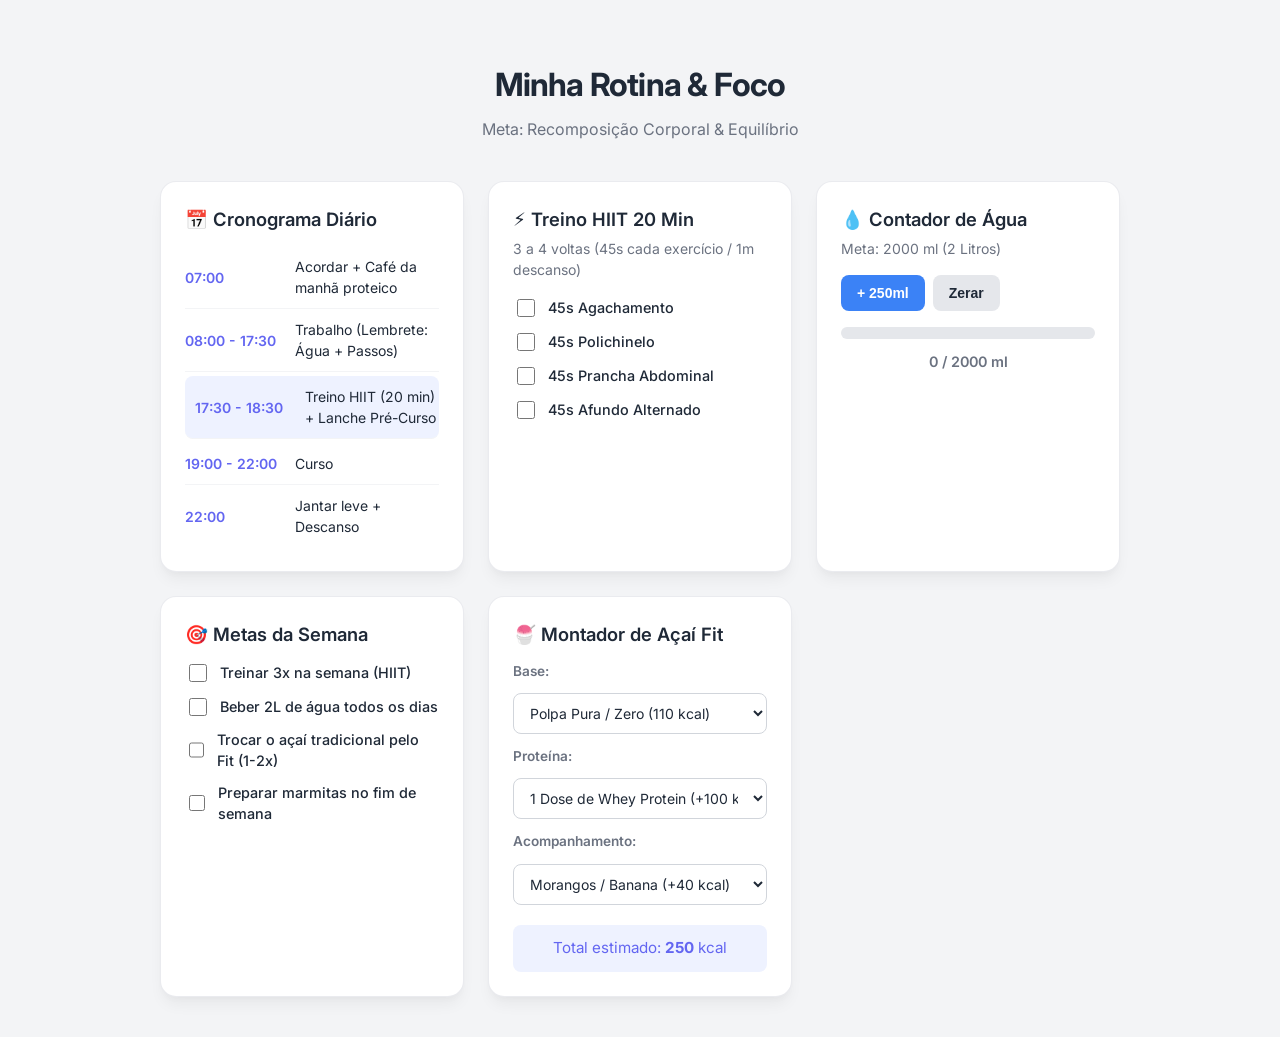
<file: index.html>
<!DOCTYPE html>
<html lang="pt-BR">
<head>
  <meta charset="UTF-8">
  <meta name="viewport" content="width=device-width, initial-scale=1.0">
  <title>Minha Rotina & Metas</title>
  <link rel="stylesheet" href="style.css">
</head>
<body>

  <header>
    <h1>Minha Rotina & Foco</h1>
    <p>Meta: Recomposição Corporal & Equilíbrio</p>
  </header>

  <main class="container">
    
    <!-- CARD: LINHA DO TEMPO -->
    <section class="card">
      <h2>📅 Cronograma Diário</h2>
      <ul class="timeline">
        <li><span>07:00</span> Acordar + Café da manhã proteico</li>
        <li><span>08:00 - 17:30</span> Trabalho (Lembrete: Água + Passos)</li>
        <li class="highlight"><span>17:30 - 18:30</span> Treino HIIT (20 min) + Lanche Pré-Curso</li>
        <li><span>19:00 - 22:00</span> Curso</li>
        <li><span>22:00</span> Jantar leve + Descanso</li>
      </ul>
    </section>

    <!-- CARD: TREINO RÁPIDO -->
    <section class="card">
      <h2>⚡ Treino HIIT 20 Min</h2>
      <p class="subtitle">3 a 4 voltas (45s cada exercício / 1m descanso)</p>
      <ul class="checklist">
        <li><label><input type="checkbox"> 45s Agachamento</label></li>
        <li><label><input type="checkbox"> 45s Polichinelo</label></li>
        <li><label><input type="checkbox"> 45s Prancha Abdominal</label></li>
        <li><label><input type="checkbox"> 45s Afundo Alternado</label></li>
      </ul>
    </section>

    <!-- CARD: CONTADOR DE ÁGUA -->
    <section class="card">
      <h2>💧 Contador de Água</h2>
      <p class="subtitle">Meta: 2000 ml (2 Litros)</p>
      <div class="water-controls">
        <button id="add-water">+ 250ml</button>
        <button id="reset-water" class="btn-secondary">Zerar</button>
      </div>
      <div class="water-progress-bar">
        <div id="water-fill" style="width: 0%;"></div>
      </div>
      <p class="result-text"><span id="water-amount">0</span> / 2000 ml</p>
    </section>

    <!-- CARD: METAS SEMANAIS -->
    <section class="card">
      <h2>🎯 Metas da Semana</h2>
      <ul class="checklist">
        <li><label><input type="checkbox"> Treinar 3x na semana (HIIT)</label></li>
        <li><label><input type="checkbox"> Beber 2L de água todos os dias</label></li>
        <li><label><input type="checkbox"> Trocar o açaí tradicional pelo Fit (1-2x)</label></li>
        <li><label><input type="checkbox"> Preparar marmitas no fim de semana</label></li>
      </ul>
    </section>

    <!-- CARD: MONTE SEU AÇAÍ SAUDÁVEL -->
    <section class="card">
      <h2>🍧 Montador de Açaí Fit</h2>
      <form id="acai-form">
        <label for="base">Base:</label>
        <select id="base">
          <option value="110">Polpa Pura / Zero (110 kcal)</option>
          <option value="250">Com Xarope Tradicional (250 kcal)</option>
        </select>

        <label for="proteina">Proteína:</label>
        <select id="proteina">
          <option value="100">1 Dose de Whey Protein (+100 kcal)</option>
          <option value="0">Nenhum (0 kcal)</option>
        </select>

        <label for="topping">Acompanhamento:</label>
        <select id="topping">
          <option value="40">Morangos / Banana (+40 kcal)</option>
          <option value="130">Leite em Pó (+130 kcal)</option>
          <option value="120">Leite Condensado (+120 kcal)</option>
        </select>

        <div class="result">
          Total estimado: <strong id="total-cal">250</strong> kcal
        </div>
      </form>
    </section>

  </main>

  <script>
    // 1. CALCULADORA DE AÇAÍ
    const base = document.getElementById('base');
    const proteina = document.getElementById('proteina');
    const topping = document.getElementById('topping');
    const totalCal = document.getElementById('total-cal');

    function calcularCalorias() {
      const total = parseInt(base.value) + parseInt(proteina.value) + parseInt(topping.value);
      totalCal.textContent = total;
    }

    base.addEventListener('change', calcularCalorias);
    proteina.addEventListener('change', calcularCalorias);
    topping.addEventListener('change', calcularCalorias);

    // 2. CONTADOR DE ÁGUA COM SALVAMENTO
    const goalWater = 2000;
    const waterAmountEl = document.getElementById('water-amount');
    const waterFillEl = document.getElementById('water-fill');
    const addWaterBtn = document.getElementById('add-water');
    const resetWaterBtn = document.getElementById('reset-water');

    let currentWater = parseInt(localStorage.getItem('waterAmount')) || 0;

    function updateWaterUI() {
      waterAmountEl.textContent = currentWater;
      const percentage = (currentWater / goalWater) * 100;
      waterFillEl.style.width = percentage + '%';
      localStorage.setItem('waterAmount', currentWater);
    }

    addWaterBtn.addEventListener('click', () => {
      if (currentWater < goalWater) {
        currentWater += 250;
        if (currentWater > goalWater) currentWater = goalWater;
        updateWaterUI();
      }
    });

    resetWaterBtn.addEventListener('click', () => {
      currentWater = 0;
      updateWaterUI();
    });

    updateWaterUI();

    // 3. CHECKBOXES COM SALVAMENTO
    const checkboxes = document.querySelectorAll('.checklist input[type="checkbox"]');

    checkboxes.forEach((checkbox, index) => {
      const savedState = localStorage.getItem(`checkbox_${index}`);
      if (savedState === 'true') {
        checkbox.checked = true;
      }

      checkbox.addEventListener('change', () => {
        localStorage.setItem(`checkbox_${index}`, checkbox.checked);
      });
    });
  </script>

</body>
</html>
</file>
<file: style.css>
@import url('https://fonts.googleapis.com/css2?family=Inter:wght@400;600;700&display=swap');

:root {
  --primary: #6366f1;
  --primary-hover: #4f46e5;
  --bg: #f3f4f6;
  --card-bg: #ffffff;
  --text: #1f2937;
  --text-muted: #6b7280;
  --water-color: #3b82f6;
  --border-radius: 16px;
  --shadow: 0 10px 15px -3px rgba(0, 0, 0, 0.05), 0 4px 6px -2px rgba(0, 0, 0, 0.025);
}

body {
  font-family: 'Inter', system-ui, -apple-system, sans-serif;
  background-color: var(--bg);
  color: var(--text);
  margin: 0;
  padding: 40px 20px;
  line-height: 1.5;
}

header {
  text-align: center;
  margin-bottom: 40px;
}

header h1 {
  color: var(--text);
  font-size: 2rem;
  font-weight: 700;
  letter-spacing: -0.025em;
  margin-bottom: 8px;
}

header p {
  color: var(--text-muted);
  font-size: 1rem;
  margin: 0;
}

.container {
  max-width: 960px;
  margin: 0 auto;
  display: grid;
  grid-template-columns: repeat(auto-fit, minmax(300px, 1fr));
  gap: 24px;
}

.card {
  background: var(--card-bg);
  padding: 24px;
  border-radius: var(--border-radius);
  box-shadow: var(--shadow);
  border: 1px solid rgba(229, 231, 235, 0.8);
  transition: transform 0.2s ease, box-shadow 0.2s ease;
}

.card:hover {
  transform: translateY(-2px);
  box-shadow: 0 20px 25px -5px rgba(0, 0, 0, 0.08);
}

.card h2 {
  font-size: 1.15rem;
  font-weight: 600;
  color: var(--text);
  margin-top: 0;
  margin-bottom: 12px;
}

.subtitle {
  font-size: 0.875rem;
  color: var(--text-muted);
  margin-top: -8px;
  margin-bottom: 16px;
}

.timeline {
  list-style: none;
  padding: 0;
  margin: 0;
}

.timeline li {
  padding: 10px 0;
  border-bottom: 1px solid #f3f4f6;
  font-size: 0.875rem;
  display: flex;
  align-items: center;
}

.timeline li:last-child {
  border-bottom: none;
}

.timeline span {
  font-weight: 600;
  color: var(--primary);
  min-width: 110px;
}

.timeline li.highlight {
  background-color: #eef2ff;
  border-radius: 8px;
  padding-left: 10px;
  margin: 4px 0;
}

.checklist {
  list-style: none;
  padding: 0;
  margin: 0;
}

.checklist li {
  margin: 10px 0;
}

.checklist label {
  cursor: pointer;
  display: flex;
  align-items: center;
  gap: 10px;
  font-size: 0.9rem;
  font-weight: 500;
  color: var(--text);
  user-select: none;
}

.checklist input[type="checkbox"] {
  accent-color: var(--primary);
  width: 18px;
  height: 18px;
  cursor: pointer;
}

.water-controls {
  display: flex;
  gap: 8px;
  margin-bottom: 16px;
}

button {
  background-color: var(--water-color);
  color: white;
  border: none;
  padding: 10px 16px;
  border-radius: 8px;
  cursor: pointer;
  font-weight: 600;
  font-size: 0.875rem;
  transition: opacity 0.2s, transform 0.1s;
}

button:active {
  transform: scale(0.98);
}

button.btn-secondary {
  background-color: #e5e7eb;
  color: var(--text);
}

.water-progress-bar {
  width: 100%;
  height: 12px;
  background-color: #e5e7eb;
  border-radius: 999px;
  overflow: hidden;
}

#water-fill {
  height: 100%;
  background-color: var(--water-color);
  transition: width 0.4s cubic-bezier(0.4, 0, 0.2, 1);
  border-radius: 999px;
}

.result-text {
  text-align: center;
  font-weight: 600;
  margin-top: 12px;
  margin-bottom: 0;
  font-size: 0.9rem;
  color: var(--text-muted);
}

form {
  display: flex;
  flex-direction: column;
  gap: 12px;
}

form label {
  font-size: 0.85rem;
  font-weight: 600;
  color: var(--text-muted);
}

select {
  padding: 10px 12px;
  border-radius: 8px;
  border: 1px solid #d1d5db;
  background-color: #fff;
  color: var(--text);
  font-family: inherit;
  font-size: 0.875rem;
  outline: none;
  transition: border-color 0.2s;
}

select:focus {
  border-color: var(--primary);
}

.result {
  margin-top: 8px;
  padding: 12px;
  background-color: #eef2ff;
  border-radius: 8px;
  text-align: center;
  font-size: 0.95rem;
  color: var(--primary);
}
</file>
